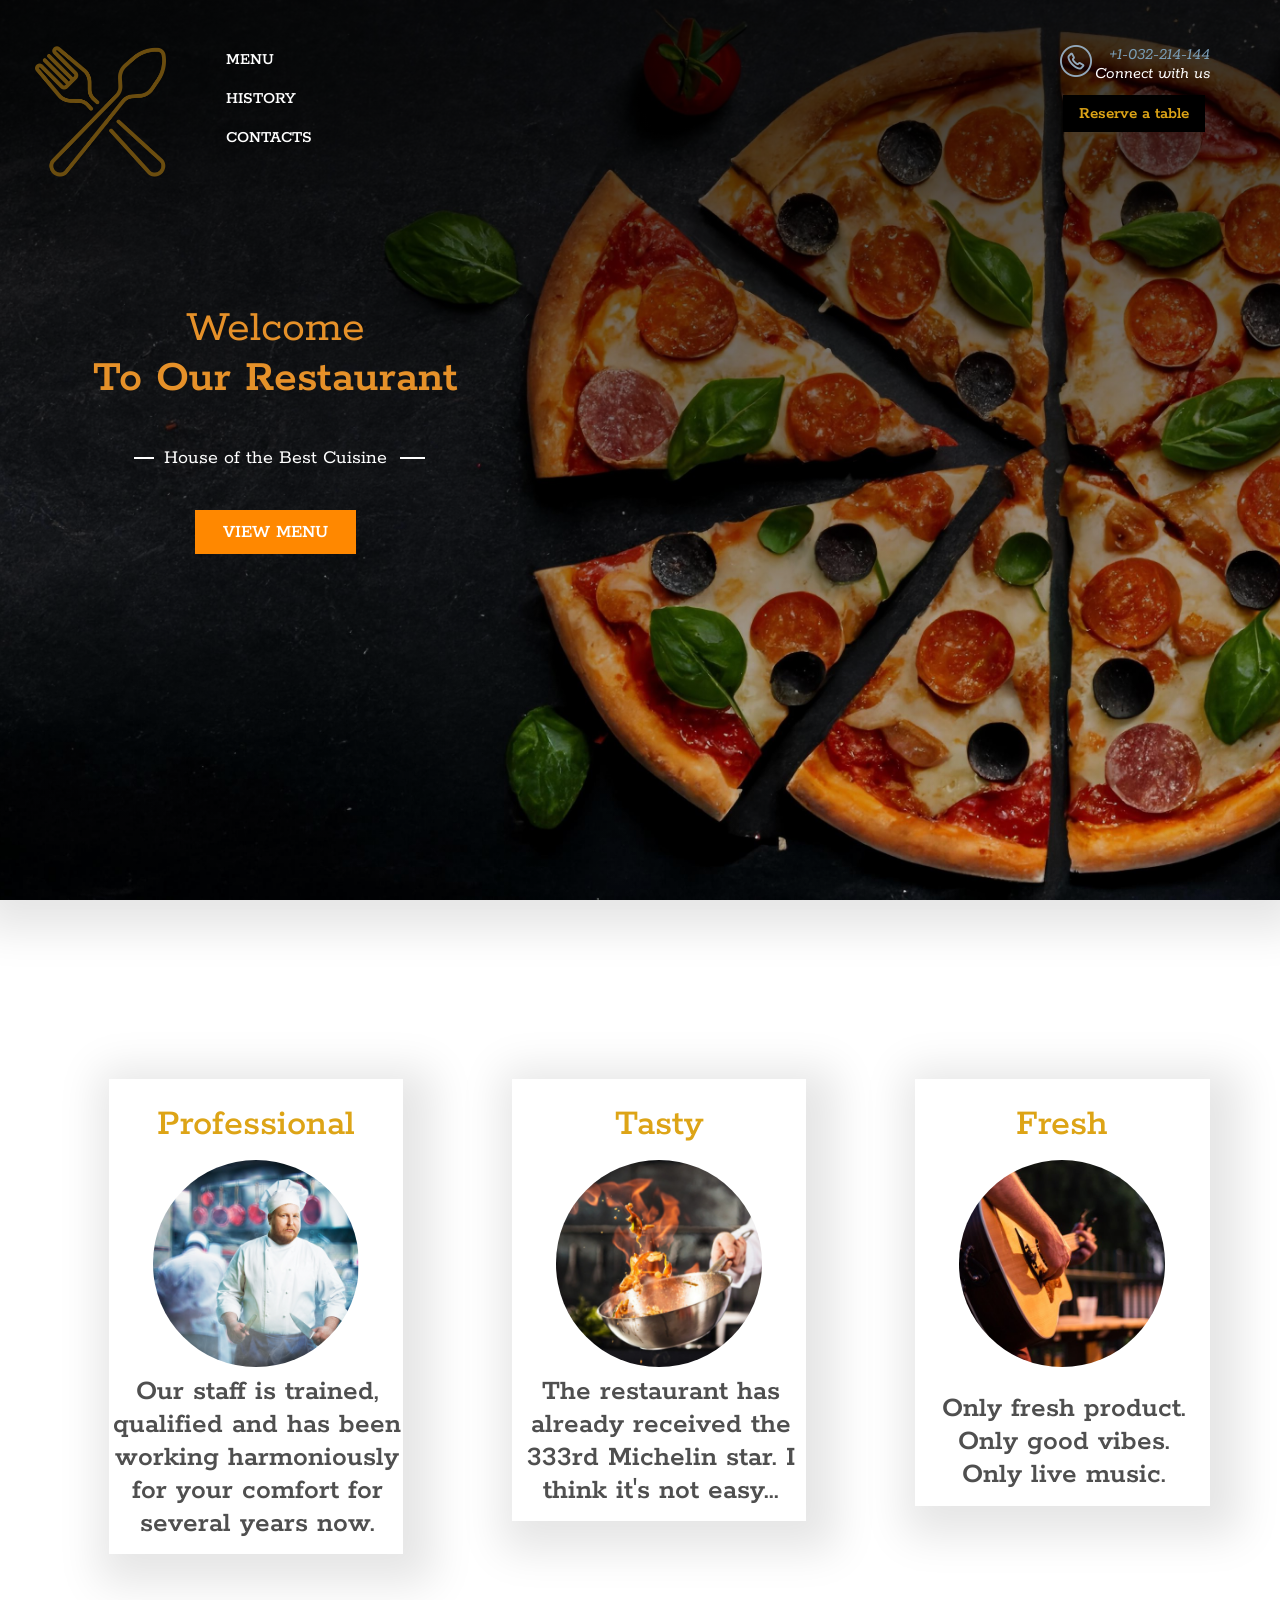
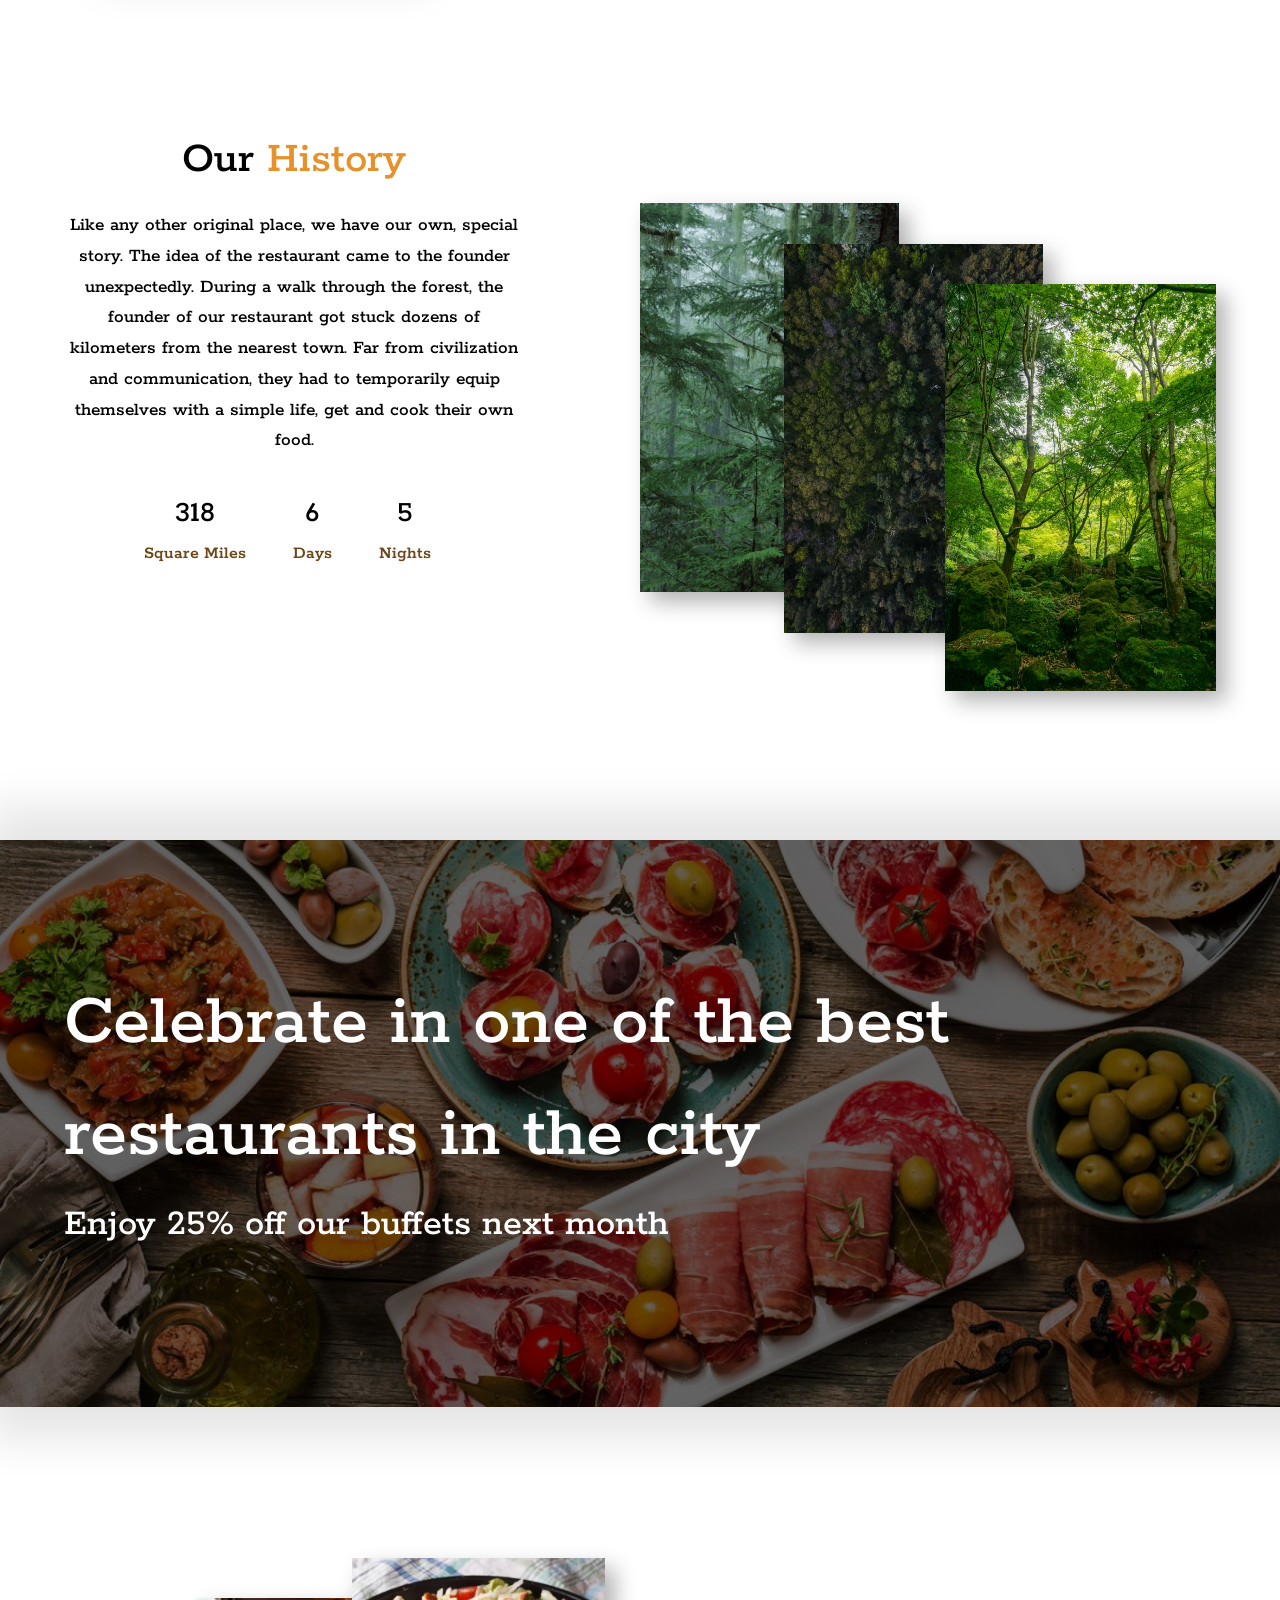
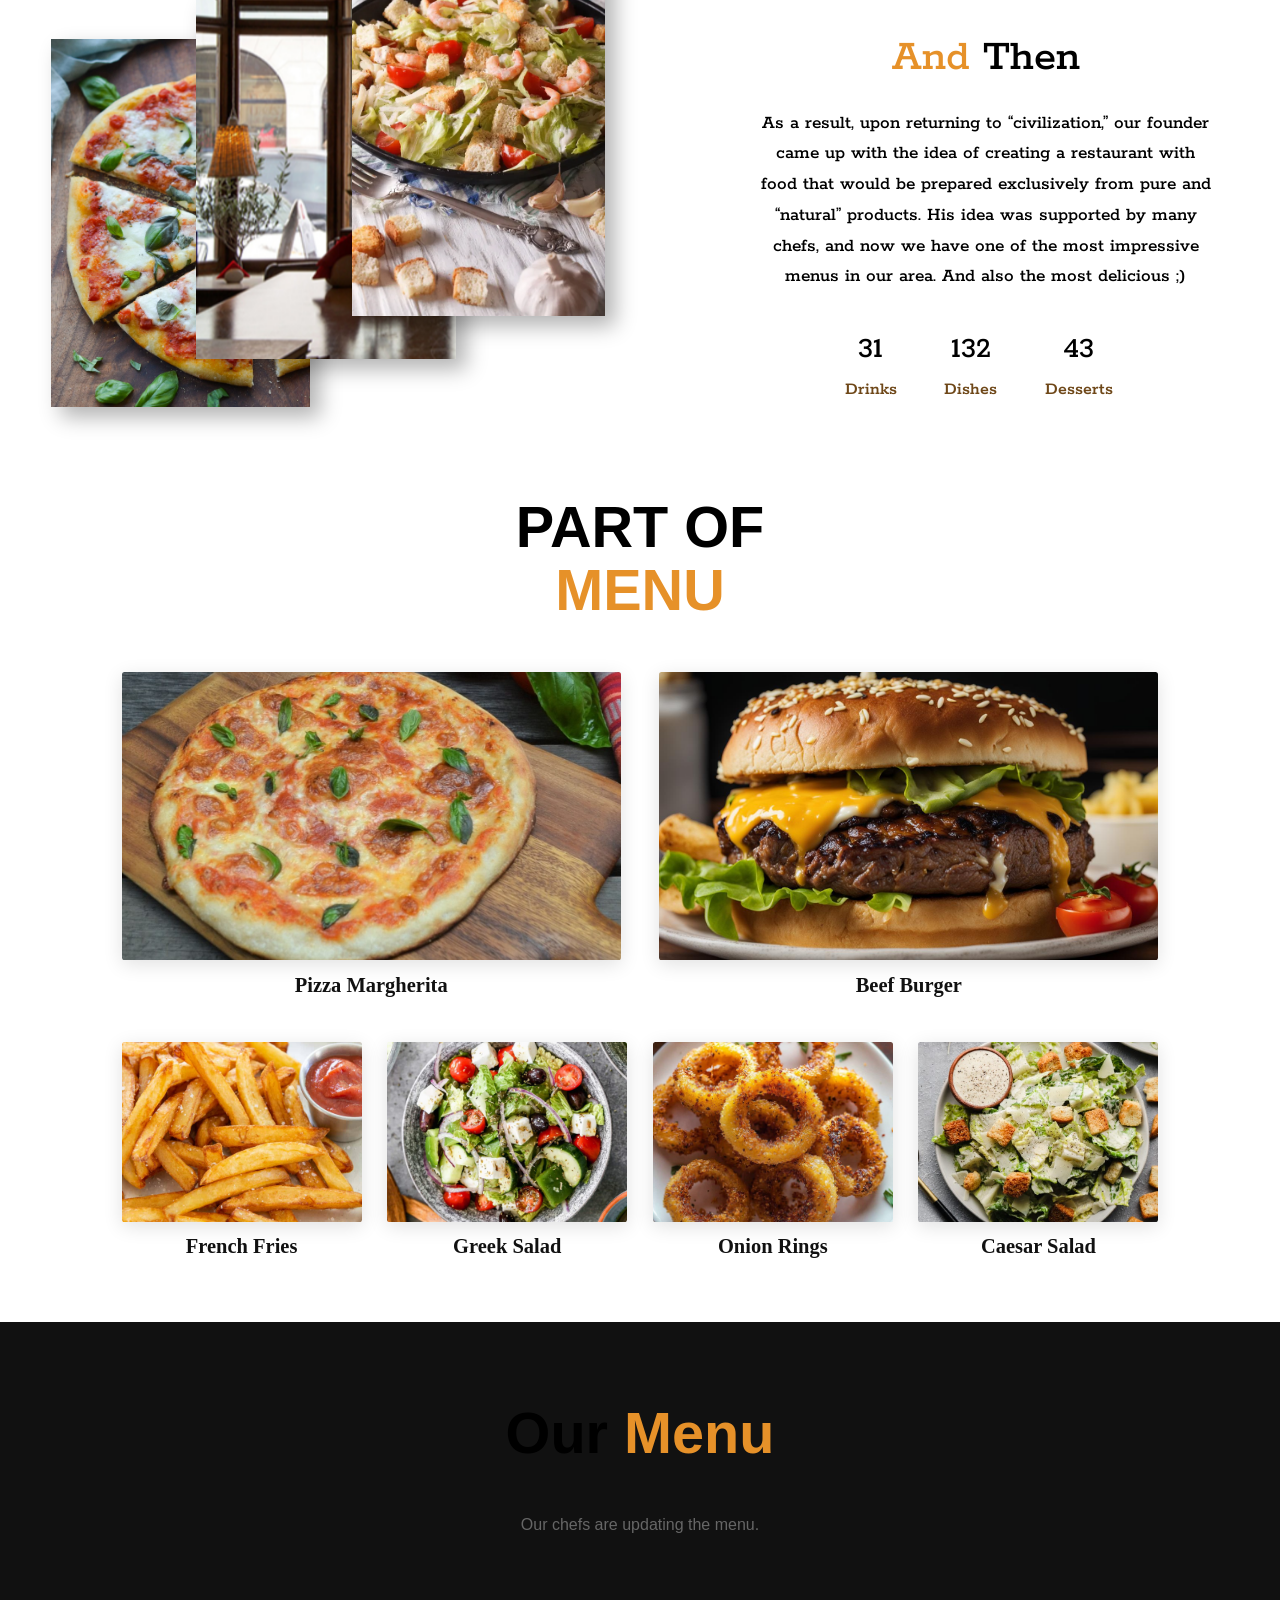
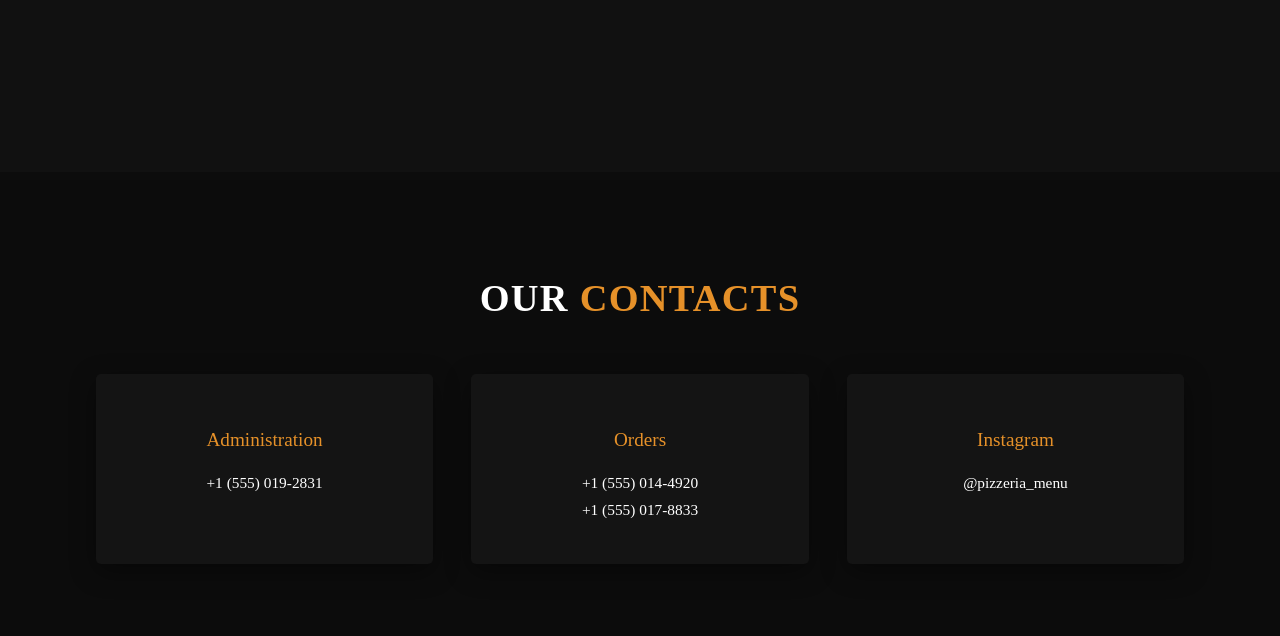
<file: frontend/index.html>
<!DOCTYPE html>
<html lang="en">
<head>
	<meta charset="UTF-8">
	<meta name="viewport" content="width=device-width, initial-scale=1.0">
	<link rel="stylesheet" href="pizzaS.css">
	<link rel="preconnect" href="https://fonts.googleapis.com">
	<link rel="preconnect" href="https://fonts.gstatic.com" crossorigin>
	<link href="https://fonts.googleapis.com/css2?family=Rokkitt:ital,wght@0,300;0,400;0,500;0,600;1,300;1,400;1,500;1,600&display=swap" rel="stylesheet">
	<title>PizzeriaSite</title>
</head>
<body>
<script>
    if (history.scrollRestoration) {
        history.scrollRestoration = 'manual';
    }

    window.addEventListener('beforeunload', function() {
        window.scrollTo(0, 0);
    });
	</script>

	<header class="header">
		
		<div class="header-line">
			
			<div class="header-logo">
				<img src="img/fork.png" alt="logo" class="header-logotype">
			</div>

			<div class="list">
				<a href="#menu" class="list-item">MENU</a>
				<a href="#history" class="list-item">HISTORY</a>
				<a href="#contacts-section" class="list-item">CONTACTS</a>
			</div>

			<div class="phone">
				<div class="phone-holder">
					<img class="phone-call" src="img/phone-call.png" alt="call">

					<a class="number" href="#">+1-032-214-144</a>

				</div>

				<div class="phone-text">Connect with us</div>

			</div>

			<div class="btn">
				<a href="" class="button">Reserve a table</a>
			</div>

		</div>

		<!-- Header-text -->

		<div class="header-down">
			
			<div class="main-title">
				
				Welcome

			</div>

			<div class="main-title2">

				To Our Restaurant

			</div>

			<div class="sub-title">

				House of the Best Cuisine

			</div>

			<div class="header-btn">

				<a href="#menu-section"" class="header-button">VIEW MENU</a>

			</div>

		</div>

	</header>

	<!-- MAIN -->

	<main>
		
		<div class="cards">
			
			<div class="card">

				<div class="card-title">
					Professional
				</div>

				<div class="card-image">
					<img class="first-card-image" src="img/ProCooker.jpg" alt="pizza-slice_img">
				</div>

				<div class="card-subtitle">
					Our staff is trained, qualified and has been working harmoniously for your comfort for several years now.		
				</div>

			</div>

			<div class="card">
				
				<div class="card-title">
					Tasty
				</div>

				<div class="card-image">
					<img class="second-card-image" src="img/ProCook.jpg" alt="Sushi_img">
				</div>

				<div class="card-subtitle">
					The restaurant has already received the 333rd Michelin star. I think it's not easy...
				</div>

			</div>

			<div class="card">

				<div class="card-title">
					Fresh
				</div>
				
				<div class="card-image">
					<img class="third-card-image" src="img/Live-Music-Guitar.jpg" alt="Khinkali.img">
				</div>

				<div class="card-subtitle">
					Only fresh product. Only good vibes.<br> Only live music.
				</div>

			</div>

		</div>

		<!-- MAIN PART 2 -->

		<div class="history" id="history">

			<div class="history-text">

				<div class="history-title-text">
					Our <span  class="part-history-title">History</span>
				</div>

				<div class="history-subtile-text">
					Like any other original place, we have our own, special story. The idea of the restaurant came to the founder unexpectedly. During a walk through the forest, the founder of our restaurant got stuck dozens of kilometers from the nearest town. Far from civilization and communication, they had to temporarily equip themselves with a simple life, get and cook their own food.
				</div>

				<div class="history-stat">

					<div class="stat">
						318 <br><span class="history-stat-text">Square Miles
						</span>
					</div>

					<div class="stat">
						6<br><span class="history-stat-text">Days
						</span>
					</div>

					<div class="stat">
						5<br><span class="history-stat-text">Nights
						</span>
					</div>

				</div>

			</div>

			<div class="history-img">

				<img class="img-pizza" src="img/forestd.jfif" alt="i">

				<img class="img-sushi" src="img/forest2.jpg" alt="m">

				<div class="rest-conteiner">

					<img class="img-rest" src="img/pForest9.jpg" alt="g">

				</div>

			</div>

		</div>

		<!-- Offer -->

		<div class="offer">
			
			<div class="offer-content">

				<div class="offer-text">

					<div class="offer-title">
						Celebrate in one of
						the best restaurants in the city
					</div>

					<div class="offer-subtitle">
						Enjoy 25% off our buffets next month
					</div>

					<div class="offer-button">

					</div>

				</div>

			</div>

		</div>

<!-- Second part of History -->

		<div class="history2">

			<div class="history-img2">

				<img class="img-pizza2" src="img/fire-pizza.jpg" alt="i">

				<img class="img-salet2" src="img/AvaS.jpg" alt="m">

				<div class="rest-conteiner">

					<img class="img-rest2" src="img/3-1.png" alt="g">

				</div>

			</div>

			<div class="hisory-text2">

				<div class="history-title-text2">
					<span  class="part-history-title2">And</span> Then
				</div>

				<div class="history-subtile-text2">
					As a result, upon returning to “civilization,” our founder came up with the idea of ​​creating a restaurant with food that would be prepared exclusively from pure and “natural” products. His idea was supported by many chefs, and now we have one of the most impressive menus in our area. And also the most delicious ;)
				</div>

				<div class="history-stat2">

					<div class="stat2">
						31 <br><span class="history-stat-text2">Drinks
						</span>
					</div>

					<div class="stat2">
						132 <br><span class="history-stat-text2">Dishes
						</span>
					</div>

					<div class="stat2">
						43 <br><span class="history-stat-text2">Desserts
						</span>
					</div>

				</div>

			</div>

		</div>

		<!-- Menu -->

<div class="menu" id="menu">

    <div class="menu-title">
        PART OF<br><span>MENU</span>
    </div>

    <div class="firstline-menu">

        <div class="first-menu-container">
            <div class="firstline-image">   
                <img src="img/pizza-margherita-1210x964.jpg" alt="Pizza Margherita">
            </div>
            <div class="firstline-info">
                <h1>Pizza Margherita</h1>
                <div class="info-text"></div>
            </div>  
        </div>

        <div class="first-menu-container">
            <div class="firstline-image">   
                <img src="img/beef-burger-recipe.jpg" alt="Beef Burger">
            </div>
            <div class="firstline-info">
                <h1>Beef Burger</h1>
                <div class="info-text"></div>
            </div>  
        </div>

    </div>

    <div class="secondline-menu">

        <div class="secondline-menu-container">
            <div class="secondline-card">
                <div class="secondline-image">  
                    <img src="img/R.jpg" alt="Dish 1">
                </div>
                <div class="secondline-info">
                    <h1>French Fries</h1>
                    <div class="info-text"></div>
                </div>
            </div>

            <div class="secondline-card">
                <div class="secondline-image">  
                    <img src="img/Greek-Salad-with-Lettuce.jpg" alt="Greek Salad">
                </div>
                <div class="secondline-info">
                    <h1>Greek Salad</h1>
                    <div class="info-text"></div>
                </div>
            </div>

            <div class="secondline-card">
                <div class="secondline-image">  
                    <img src="img/0-2-640-N-165.jpg" alt="Dish 3">
                </div>
                <div class="secondline-info">
                    <h1>Onion Rings</h1>
                    <div class="info-text"></div>
                </div>
            </div>

            <div class="secondline-card">
                <div class="secondline-image">  
                    <img src="img/vegan-caesar-salad-4-667x667.jpg" alt="Caesar Salad">
                </div>
                <div class="secondline-info">
                    <h1>Caesar Salad</h1>
                    <div class="info-text"></div>
                </div>
            </div>
        </div>

    </div>

</div>

<style href="menu2">
    .menu-section { background: #111; padding: 80px 0; min-height: 50vh; width: 100%; box-sizing: border-box; clear: both; }
    .menu-title { text-align: center; color: #fff; font-family: sans-serif; font-size: 38px; margin: 0 0 50px 0; }
    .menu-columns-container { display: flex; flex-wrap: wrap; gap: 35px; justify-content: center; max-width: 1200px; margin: 0 auto; padding: 0 20px; box-sizing: border-box; }
    
    .menu-column { flex: 1; min-width: 280px; max-width: 360px; }
    .menu-column-title { color: #e69129; font-family: sans-serif; text-align: center; border-bottom: 2px solid #e69129; padding-bottom: 12px; margin-bottom: 25px; text-transform: uppercase; letter-spacing: 1px; font-size: 20px; }
    .menu-items-stack { display: flex; flex-direction: column; gap: 20px; }
    
    .menu-card { background: #222; color: #fff; padding: 22px; border-radius: 8px; box-shadow: 0 4px 15px rgba(0,0,0,0.3); font-family: sans-serif; border: 1px solid #333; box-sizing: border-box; width: 100%; transition: transform 0.3s cubic-bezier(0.25, 1, 0.5, 1), box-shadow 0.3s, border-color 0.3s; animation: cardLoad 0.5s ease backwards; }
    .menu-card:hover { transform: translateY(-5px); box-shadow: 0 8px 25px rgba(230, 145, 41, 0.15); border-color: #e69129; }
    
    .menu-card h4 { margin: 0 0 8px 0; color: #fff; font-size: 19px; font-weight: 600; }
    .menu-card p { margin: 0 0 15px 0; color: #bbb; font-size: 13.5px; line-height: 1.5; }
    .menu-card-price { font-weight: bold; color: #e69129; font-size: 18px; text-align: right; }

    @keyframes cardLoad {
        from { opacity: 0; transform: scale(0.95) translateY(10px); }
        to { opacity: 1; transform: scale(1) translateY(0); }
    }
</style>

<section class="menu-section" id="menu-section">
    <h2 class="menu-title">
        Our <span style="color: #e69129;">Menu</span>
    </h2>

    <div id="main-menu-flex" class="menu-columns-container">
        <div class="menu-column">
            <h3 class="menu-column-title">Drinks</h3>
            <div id="menu-drinks" class="menu-items-stack"></div>
        </div>

        <div class="menu-column">
            <h3 class="menu-column-title">Main Course</h3>
            <div id="menu-main" class="menu-items-stack"></div>
        </div>

        <div class="menu-column">
            <h3 class="menu-column-title">Starters</h3>
            <div id="menu-starters" class="menu-items-stack"></div>
        </div>
    </div>

    <div id="empty-menu-msg" style="display:none; text-align:center; color:#666; font-family:sans-serif; margin-top:40px;">
        Our chefs are updating the menu.
    </div>
</section>

<script>
const API_URL = "https://firstrestaurant.onrender.com/api";

const norm = (v) => (v || "").trim().toLowerCase();

function card(d) {
    return `
        <div class="menu-card">
            <h4>${d.name || ""}</h4>
            <p>${d.description || ""}</p>
            <b>${d.price ?? ""} €</b>
        </div>
    `;
}

async function renderMenu() {
    const drinksBox = document.getElementById("menu-drinks");
    const mainBox = document.getElementById("menu-main");
    const startersBox = document.getElementById("menu-starters");
    const flex = document.getElementById("main-menu-flex");
    const empty = document.getElementById("empty-menu-msg");

    if (!drinksBox || !mainBox || !startersBox || !flex || !empty) {
        console.error("❌ Missing menu containers in HTML");
        return;
    }

    try {
        const res = await fetch(`${API_URL}/menu`);
        if (!res.ok) throw new Error("HTTP error " + res.status);

        const menu = await res.json();

        console.log("MENU:", menu);

        if (!Array.isArray(menu) || menu.length === 0) {
            flex.style.display = "none";
            empty.style.display = "block";
            return;
        }

        flex.style.display = "flex";
        empty.style.display = "none";

		const drinks = menu.filter(d => d.category === "menu-drinks");
		const main = menu.filter(d => d.category === "menu-main");
		const starters = menu.filter(d => d.category === "menu-starters");

        drinksBox.innerHTML = drinks.map(card).join("");
        mainBox.innerHTML = main.map(card).join("");
        startersBox.innerHTML = starters.map(card).join("");

    } catch (err) {
        console.error("LOAD ERROR:", err);
        flex.style.display = "none";
        empty.style.display = "block";
    }
}

window.addEventListener("load", renderMenu);
</script>

<section class="contacts-section">
    <div class="contacts-container" id="contacts-section">
        <h2 class="contacts-title">Our <span>Contacts</span></h2>
        
        <div class="contacts-content">
            <div class="contacts-card">
                <h3>Administration</h3>
                <p><a href="tel:+15550192831">+1 (555) 019-2831</a></p>
            </div>
            
            <div class="contacts-card">
                <h3>Orders</h3>
                <p><a href="tel:+15550144920">+1 (555) 014-4920</a></p>
                <p><a href="tel:+15550178833">+1 (555) 017-8833</a></p>
            </div>
            
            <div class="contacts-card">
                <h3>Instagram</h3>
                <p><a href="https://instagram.com" target="_blank" rel="noopener">@pizzeria_menu</a></p>
            </div>
        </div>
    </div>
</section>

	</body>
	</html>
</file>
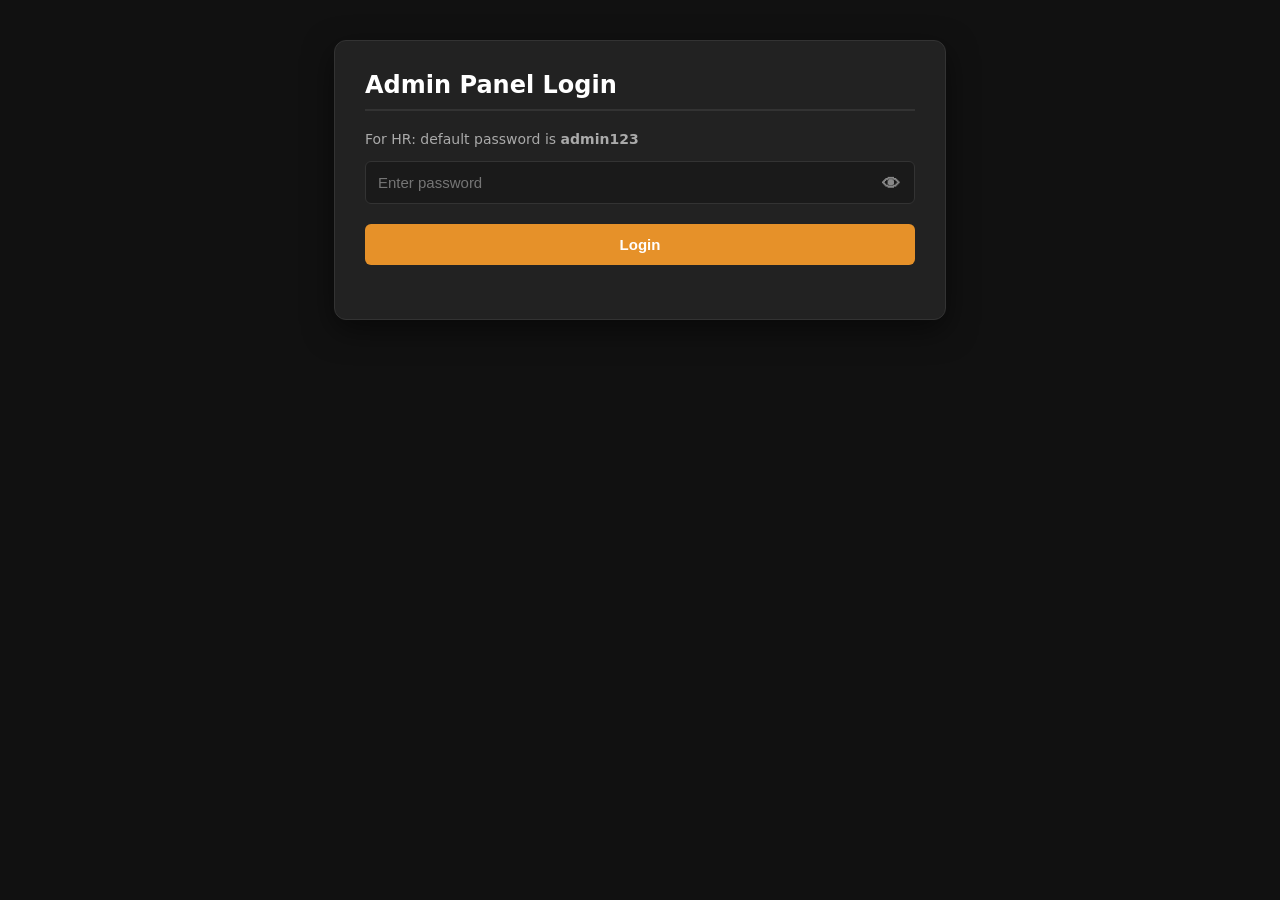
<file: frontend/admin.html>
<!DOCTYPE html>
<html lang="en">
<head>
    <meta charset="UTF-8">
    <meta name="viewport" content="width=device-width, initial-scale=1.0">
    <title>Menu Admin Panel</title>
    <style>
        :root {
            --bg-main: #111;
            --bg-card: #222;
            --primary: #e69129;
            --primary-hover: #ffaa3d;
            --danger: #992222;
            --danger-hover: #bd2d2d;
            --text-main: #fff;
            --text-muted: #aaa;
            --border: #333;
        }

        body { font-family: system-ui, -apple-system, sans-serif; background: var(--bg-main); color: var(--text-main); padding: 40px; margin: 0; }
        .box { max-width: 550px; margin: 0 auto; background: var(--bg-card); padding: 30px; border-radius: 12px; box-shadow: 0 10px 30px rgba(0,0,0,0.5); border: 1px solid var(--border); }
        h2 { margin-top: 0; font-size: 24px; border-bottom: 2px solid var(--border); padding-bottom: 10px; }

        .hidden { display: none !important; }

        label { display: block; margin: 12px 0 6px; font-size: 14px; color: var(--text-muted); font-weight: 600; }
        input, button, textarea, select { width: 100%; padding: 12px; margin-bottom: 10px; box-sizing: border-box; border-radius: 6px; border: 1px solid var(--border); background: #1a1a1a; color: #fff; font-size: 15px; }
        input:focus, select:focus, textarea:focus { outline: 2px solid var(--primary); border-color: transparent; }
        
        button { background: var(--primary); border: none; color: white; font-weight: bold; cursor: pointer; transition: background 0.2s; }
        button:hover { background: var(--primary-hover); }
        
        .btn-danger { background: var(--danger); margin-top: 5px; }
        .btn-danger:hover { background: var(--danger-hover); }
        .btn-secondary { background: #333; color: #eee; margin-top: 15px; }
        .btn-secondary:hover { background: #444; }
        
        .password-wrapper { position: relative; }
        .password-wrapper input { padding-right: 50px; }
        #toggle-password { position: absolute; right: 5px; top: 0; width: 40px; height: 47px; background: none; border: none; color: #888; font-size: 18px; cursor: pointer; }
        
        .preview-category-title { color: var(--primary); font-weight: bold; margin-top: 25px; font-size: 16px; text-transform: uppercase; letter-spacing: 1px; border-bottom: 1px dashed var(--border); padding-bottom: 5px; }
        .preview-item { display: flex; justify-content: space-between; align-items: center; border-bottom: 1px solid var(--border); padding: 12px 0; animation: fadeIn 0.3s ease; }
        .preview-details small { color: var(--text-muted); display: block; margin-top: 4px; }
        
        .delete-btn { background: none; border: none; color: #666; font-size: 22px; cursor: pointer; width: auto; margin: 0; padding: 0 10px; transition: color 0.2s; }
        .delete-btn:hover { color: #ff4444; }
        
        @keyframes fadeIn {
            from { opacity: 0; transform: translateY(5px); }
            to { opacity: 1; transform: translateY(0); }
        }
    </style>
</head>
<body>

    <div id="login-block" class="box">
        <h2>Admin Panel Login</h2>
        <p style="color: var(--text-muted); font-size: 14px;">For HR: default password is <b>admin123</b></p>
        <div class="password-wrapper">
            <input type="password" id="pass-input" placeholder="Enter password">
            <button type="button" id="toggle-password" tabindex="-1">&#128065;</button>
        </div>
        <button id="login-btn" style="margin-top: 10px;">Login</button> 
        <p id="error-msg" style="color: #ff4444; font-size: 14px; margin-top: 10px;"></p>
    </div>

    <div id="admin-panel" class="box hidden">
        <h2>Menu Management</h2>
        
        <form id="dish-form" onsubmit="event.preventDefault(); addDish();">
            <label>Category *</label>
            <select id="category">
                <option value="drinks">Drinks</option>
                <option value="main">Main Course</option>
                <option value="secondary">Starters & Sides</option>
            </select>

            <label>Dish Title *</label>
            <input type="text" id="dish-title" placeholder="your name" required>
            
            <label>Price *</label>
            <input type="text" id="dish-price" placeholder="your price" required>
            
            <label>Description</label>
            <textarea id="dish-desc" placeholder="your data" rows="3"></textarea>
            
            <button type="submit">Add to Menu</button>
        </form>
        
        <button onclick="resetToDemo()" class="btn-secondary">Reset to Large Demo (6, 8, 5)</button>
        <button onclick="clearMenu()" class="btn-danger">Clear All Menu</button>
        
        <h3>Current Menu Preview</h3>
        <div id="preview-list"></div>
    </div>

<script>
const API_URL = "https://firstrestaurant.onrender.com/api";

async function addDish() {
    const title = document.getElementById("dish-title");
    const price = document.getElementById("dish-price");
    const desc = document.getElementById("dish-desc");
    const category = document.getElementById("category");

    const cleanPrice = parseFloat(price.value);

    if (!title.value || isNaN(cleanPrice)) {
        alert("Invalid input");
        return;
    }

    const newDish = {
        name: title.value.trim(),
        price: cleanPrice,
        description: desc.value.trim(),
        category: category.value,
        image_url: ""
    };

    try {
        const res = await fetch(`${API_URL}/menu`, {
            method: "POST",
            headers: { "Content-Type": "application/json" },
            body: JSON.stringify(newDish)
        });

        if (!res.ok) throw new Error("API error");

        title.value = "";
        price.value = "";
        desc.value = "";

        await updatePreview();

    } catch (e) {
        console.error(e);
    }
}
</script>
</body>
</html>
</file>
<file: frontend/pizzaS.css>
html{   
    scroll-behavior: smooth;
}

body{
	margin: 0;
	padding: 0;
	font-family: 'Rokkitt', serif;
	font-weight: 500;
	width: 100%;
	max-width: 100%;
	overflow-x: hidden;
}


header {
    width: 100vw;
    height: 100vh; 
    min-height: 700px; 
    position: relative; 
    background: url('img/pizzzaFirst.jpg') no-repeat;
    background-size: cover; 
    background-position: center; 
    box-shadow: 0px 10px 40px 20px rgba(0, 0, 0, 0.1); 
    }

    header:after {
    content: '';
    position: absolute;
    top: 0;
    left: 0;
    right: 0;
    bottom: 0;
    background: linear-gradient(180deg, rgba(0, 0, 0, 0.8), rgba(0, 0, 0, .1));
    width: 100%;
    height: 100%; 
    z-index: 1; 
    }

  .header-line {
	position: relative;
	z-index: 3;
	color: #fff;
	padding-top: 2vw;
	display: flex;
	align-items: center;
    }

    .header-logotype{
	padding-top: 20px;
	width: 45%;
    margin-left: 130px;
    }

.list{
	margin-top: -20px;
    }

    .list-item{
	display: flex;
	width: 10%;
	font-size: 35px;
	margin: 40px 0 0 -35px;
	text-decoration: none;
	color: #fff;
	transition: 0.4s;
	margin-right: 50px;
	z-index: 3;
    }

    .list-item:hover{
	color: #DDA416;
	z-index: 3;
    }

.phone {
    position: absolute;
    right: 150px;
    top: 100px; 
    font-weight: 400;
    font-style: italic;
    font-size: 28px;
    display: flex;
    flex-direction: column;
    align-items: flex-end; 
    }


.phone-call {
    position: absolute;
    height: 55px;
    color: #9DACB9;
    left: -60px; 
    top: 0;
	z-index: 3;
    }

    .number {
    font-size: 29px;
    text-decoration: none;
    color: #7B9EB7;
	z-index: 3;
    }


    .btn {
	z-index: 3;
    position: absolute;
    right: 125px;
    top: 200px; 
    }   


    .button {
    display: inline-block;
    padding: 17px 30px;
    background-color: #000;
    text-decoration: none;
    color: #DDA416;
    font-weight: 600;
    font-size: 32px;
    transition: 0.5s;
    white-space: nowrap;
    }

    .button:hover {
    color: #000;
    background-color: #DDA416;
    border-radius: 5px;
    padding: 18px 32px;
	z-index: 3;
    }

.header-down{
	z-index: 3;
	position: relative;
	font-size: 90px;
	text-align: center;
	margin-left: 145px;
    margin-top: 320px;
	font-weight: 400;
	color: #e69129;
	width: 755px;
    }

   .main-title{
	margin-left: -13px;
    }

    .main-title2{
	margin-top: -3px;
	font-size: 95px;
	font-weight: 600;
	margin-bottom: 8px;
    }

    .sub-title{
	color: #fff;
	font-size: 40px;
	margin-bottom: 5px;
    }

    .sub-title:after{
	position: absolute;
	content: '';
	height: 2.5px;
	width: 61px;
	background-color: #fff;
	top: 236px;
	left: 75px;
    }

    .sub-title:before{
	position: absolute;
	content: '';
	height: 2.5px;
	width: 61px;
	background-color: #fff;
	top: 236px;
	left: 617px;
    }

    .header-button{
	padding: 22px 60px;
	background-color: #ff8800;
	text-decoration: none;
	color: #fff;
	font-size: 35px;
	font-weight: 500;
	transition: 0.7s;
    }

    .header-button:hover{
	background-color: #c96c02;
    }

/*MAIN  PART 1*/

.cards{
	justify-content: start;
	display: flex;
	margin-top: 14vw;
	min-width: 90%;
	margin-left: 5;
    }

    .card{
	box-shadow: 10px 10px 40px 20px #0000001A;
	z-index: 3;
	text-align: center;
	width: 22.5%;
	height: 40%;
    min-height: 40vh;
	background-color: #fff;
	font-size: 26px;
	font-weight: 600;
	margin-left: 8.5%;
    }

    .first-card-image{
	width: 70%;
	border-radius: 50%;
    }

    .second-card-image{
	width: 70%;
	border-radius: 50%;
    }

.third-card-image{
	width: 70%;
	border-radius: 50%;
	margin-bottom: 6.1%;
    }

    .card-title{
	margin: 8% 0 5%;
	font-weight: 500;
	color: #DDA416;
	font-size: 40px;
    }

    .card-subtitle{
	color: #4f4f4f;
	margin-bottom: 5%;
	font-size: 30px;
	margin-left: 1.5%;
	width: 98%;
    }


/*MAIN PART 2*/


    .history {
    width: 90%;
    max-width: 155vh;
    display: flex;
    justify-content: space-between;
    align-items: center;
    box-sizing: border-box;
    margin: 20vh auto 10vh auto;
    scroll-margin-top: 6vh;
    }

    .history-text {
    width: 40%;
    }

    .history-title-text {
    font-weight: 500;
    font-size: 3.5vw;
    margin-bottom: 25px;
    text-align: center;

    }

    .part-history-title {
    color: #e69129;
    }

    .history-subtile-text {
    font-size: 1.5vw;
    line-height: 1.6;
    margin-bottom: 40px;
    text-align: center;
    }

    .history-stat {
    display: flex;
    gap: 10%; 
    text-align: center;
    justify-content: center;
    margin-left: -3%;
    }   

    .stat {
    line-height: 1.2;
    font-size: 2.4vw;
    text-align: center;
    }

    .history-stat-text {
    color: #6e4718;
    font-size: 1.4vw;
    font-weight: 600;
}


.history-img {
    position: relative;
    width: 50%;
    height: 30vh;
    margin-top: -15vh;
    margin-bottom: 13vh;
    
    }


    .img-sushi {
    position: absolute;
    z-index: 0;
    top: 0;
    left: 0;
    width: 45%;
    box-shadow: 10px 10px 20px rgba(0, 0, 0, 0.3); 
    }

    .img-rest {
    position: absolute;
    z-index: 1;
    top: 15%;
    left: 25%;
    width: 45%;
    box-shadow: 10px 10px 20px rgba(0, 0, 0, 0.3);
    }

    .img-pizza {
    position: absolute;
    z-index: 2;
    top: 30%;
    left: 53%;
    width: 47%;
    box-shadow: 10px 10px 20px rgba(0, 0, 0, 0.3);
    }


/*Offer*/

.offer {
    margin-top: 30vh;
	box-shadow: 20px 0px 40px 33px #0000001A;
	height: 610px;
	width: 100%;
	background-image: url(img/food.jpg);
	background-size: cover;
	background-repeat: no-repeat;
	z-index: 1;
	position: relative;
	background-position: bottom;
   }

    .offer:after {
	content: '';
	top: 0;
	left: 0;
	position: absolute;
	background:  rgba(0, 0, 0, 1);
	height: 100%;
	width: 100%;
	z-index: 2;
	opacity: 0.6;

    }

    .offer-text{
	position: absolute;
	font-size: 60px;
	float: left;
	color: #fff;
	z-index: 3;
	margin-left: 5vw;
	margin-top: 8%;
    line-height: 1.5;
    }

    .offer-title {
	font-size: 160%;
    }

   .offer-subtitle {
	font-size: 115%;
	margin-top: 0.3%;
}


/* Hystory 2 */

    .history2 {
    width: 90%;
    max-width: 155vh;
    display: flex;
    justify-content: space-between;
    align-items: center;
    box-sizing: border-box;
    margin: 25vh auto 10vh auto;
}

/* Pictures 2 */

    .history-img2 {
    position: relative;
    width: 50%;
    height: 30vh;
    margin-top: -15vh;
    margin-bottom: 13vh;
    }

    .img-pizza2 {
    position: absolute;
    z-index: 0;
    top: 30%;       
    left: -1vw;        
    width: 45%; 
    box-shadow: 10px 10px 20px rgba(0, 0, 0, 0.3);
    }

    .img-rest2 {
    position: absolute;
    z-index: 1;
    top: 15%;
    left: 23%;      
    width: 45%;
    box-shadow: 10px 10px 20px rgba(0, 0, 0, 0.3);
    }

    .img-salet2 {
    position: absolute;
    z-index: 2;
    top: 0;
    left: 50%;      
    width: 42.5%;
    height:48.5vh;                 
    object-fit: cover;  
    object-position: center top;
    box-shadow: 10px 10px 20px rgba(0, 0, 0, 0.3);
}

/* TEXT Block */

.hisory-text2 {
    width: 40%;
    }

    .history-title-text2 {
    font-weight: 500;
    font-size: 3.5vw;
    margin-bottom: 25px;
    text-align: center;
    }

    .part-history-title2 {
    color: #e69129;
    }

    .history-subtile-text2 {
    font-size: 1.5vw;
    line-height: 1.6;
    margin-bottom: 40px;
    text-align: center;
    }

    .history-stat2 {
    display: flex;
    gap: 10%; 
    text-align: center;
    justify-content: center;
    margin-left: -3%;
    }

    .stat2 {
    line-height: 1.2;
    font-size: 2.4vw;
    text-align: center;
    }

    .history-stat-text2 {
    color: #6e4718;
    font-size: 1.4vw;
    font-weight: 600;
}

/*MENU*/

.menu {
    max-width: 85vw;
    margin: 5vh auto 0 auto;
    padding: 0 2vw;
    box-sizing: border-box;
    font-family: "Georgia", serif; 
    margin-bottom: 5%;
}

.menu-title {
    text-align: center;
    font-size: 4.5vw !important;
    color: #000000 !important;  
    font-weight: bold;
    line-height: 1.1;
    margin-bottom: 4vh;
}

.menu-title span {
    font-size: 100% !important; 
    color: #e69129 !important;  
}

.firstline-image img, 
.secondline-image img {
    width: 100%;
    border: none !important;
    outline: none !important;
    border-radius: 0.2vw;
    box-sizing: border-box;
    object-fit: cover;
    display: block;
    box-shadow: 0 0.5vh 1.5vw rgba(0,0,0,0.12);
}

.firstline-info h1, 
.secondline-info h1 {
    font-size: 1.6vw;            
    color: #111;
    margin: 1.5vh 0 0 0;
    font-weight: 700;            
    text-align: center;
    text-transform: none;         
}

.firstline-menu {    
    display: flex;
    justify-content: space-between;
    gap: 3vw;
    margin-bottom: 5vh;
}

.first-menu-container {
    flex: 1;
    display: flex;
    flex-direction: column;
}

.firstline-image img {
    height: 32vh;
}

.secondline-menu {
    margin-top: 3vh;
    margin-left: 0;
    margin-right: 0;
}

.secondline-menu-container {
    display: flex;
    justify-content: space-between;
    gap: 2vw;
    width: 100%;
}

.secondline-card {
    flex: 1;
    display: flex;
    flex-direction: column;
}

.secondline-image {
    width: 100%;
}

.secondline-image img {
    height: 20vh;
}

/* Main Magic */

.menu-grid {
    display: flex;
    flex-wrap: wrap;
    gap: 30px;
    justify-content: center;
    width: 90%;
    margin: 0 auto;
}

.menu-item {
    background: #222;
    color: #fff;
    padding: 20px;
    width: 250px;
    border-radius: 5px;
    box-shadow: 0 4px 10px rgba(0,0,0,0.3);
}

.menu-item h3 {
    margin: 0 0 10px 0;
    color: #e69129;
}

.menu-price {
    font-weight: bold;
    color: #ff8800;
    margin-top: 15px;
}

/* CONTACTS */

.contacts-section {
    background-color: #0c0c0c;
    padding: 8vh 4vw;
    font-family: "Georgia", serif;
}

.contacts-container {
    max-width: 85vw;
    margin: 0 auto;
}

.contacts-title {
    text-align: center;
    font-size: 3vw;
    color: #ffffff;
    font-weight: bold;
    margin-bottom: 6vh;
    text-transform: uppercase;
    letter-spacing: 0.1vw;
}

.contacts-title span {
    color: #e69129;
}

.contacts-content {
    display: flex;
    justify-content: space-between;
    gap: 3vw;
}

.contacts-card {
    flex: 1;
    text-align: center;
    background: #141414;
    padding: 4vh 2vw;
    border-radius: 0.4vw;
    box-shadow: 0 0.8vh 2vw rgba(0, 0, 0, 0.4);
}

.contacts-card h3 {
    color: #e69129;
    font-size: 1.5vw;
    margin-bottom: 2.5vh;
    font-weight: normal;
}

.contacts-card p {
    margin: 1vh 0;
}

.contacts-card a {
    color: #ffffff;
    text-decoration: none;
    font-size: 1.2vw;
    transition: color 0.2s ease;
}

.contacts-card a:hover {
    color: #e69129;
}

@media (max-width: 768px) {
    .contacts-container {
        max-width: 92vw;
    }

    .contacts-title {
        font-size: 8.5vw;
        margin-bottom: 5vh;
    }

    .contacts-content {
        flex-direction: column;
        gap: 3vh;
    }

    .contacts-card {
        padding: 5vh 4vw;
        border-radius: 1.5vw;
    }

    .contacts-card h3 {
        font-size: 5vw;
        margin-bottom: 2vh;
    }

    .contacts-card a {
        font-size: 4.5vw;
    }
}


@media screen and (max-width: 2200px) {
    .header-logotype {
        margin-left: 65px;
    }

    .header-logotype img, 
    .header-logotype svg {
        transform: scale(0.75); 
        transform-origin: left center;
    }

    .list {
        margin-top: -15px;
        gap: 25px;
    }

    .list-item {
        font-size: 24px; 
        margin-right: 25px;
        margin-top: 30px;
    }

	.phone {
		top: 70px;
        right: 110px;
        font-size: 24px;
    }

    .phone-call {
        height: 45px;
        left: -50px;
    }

    .number {
        font-size: 24px;
    }

    .btn {
		top: 140px;
        right: 120px;
    }

    .button {
        padding: 13px 22px;
        font-size: 24px;
    }

	.header-down{
	position: relative;
	font-size: 65px;
	margin-left: 60px;
    margin-top: 200px;
	width: 700px;
	}

	.main-title{
		margin-left: 0px;
	}

	.main-title2{
		margin-top: -3px;
		font-size: 65px;
		font-weight: 600;
		margin-bottom: 4px;
	}

	.sub-title {
		position: relative;
        font-size: 30px;
        display: inline-block; /* Блок сожмется строго под длину текста */
        margin: 0 auto 8px auto;
        white-space: nowrap; /* Запрещаем тексту переноситься на две строки */
    }

    .sub-title:after {
        position: absolute;
		top: 17px;
        height: 2.5px;
        width: 30px;
        left: -45px; /* Линия всегда будет на 45px левее первой буквы */
    }

        .sub-title:before {
        position: absolute;
		top: 17px;
        height: 2.5px;
        width: 30px;
        left: 340px; /* Линия всегда будет на 45px левее первой буквы */
    }

	.header-button{
		padding: 15px 40px;
		background-color: #ff8800;
		text-decoration: none;
		color: #fff;
		font-size: 25px;
		font-weight: 500;
		transition: 0.7s;
	}
}

@media screen and (max-width: 1920px) {
    .header-logotype {
        margin-left: 50px;
    }

    .header-logotype img, 
    .header-logotype svg {
        transform: scale(0.75);
        transform-origin: left center;
    }


    .list {
		margin-left: -30px;
		margin-top: 15px;
    }

    .list-item {
        font-size: 22px; 
        margin-top: 25px;
		margin-bottom: 20px;
    }

    /* Блок телефона */
    .phone {
        top: 55px;
        right: 100px;
        font-size: 21px; 
    }

    .phone-call {
        height: 38px;
        left: -45px;
    }

    .number {
        font-size: 21px;
    }

    .btn {
        top: 115px;
        right: 105px;
    }

    .button {
        padding: 12px 22px;
        font-size: 21px; 
    }

    .header-down {
        position: relative;
        margin-left: 50px;
        margin-top: 170px;
        width: 600px; 
    }

    .main-title {
        margin-left: 0px;
        font-size: 60px;
    }

    .main-title2 {
        margin-top: -3px;
        font-size: 60px; 
        font-weight: 600;
        margin-bottom: 6px;
    }

    .sub-title {
        position: relative;
        font-size: 26px;
        display: inline-block;
        margin: 0 auto 10px auto;
        white-space: nowrap;
    }

    .sub-title:after {
        position: absolute;
        content: '';
        background-color: #fff;
        top: 50%;
        transform: translateY(-50%);
        height: 2px;
        width: 25px;
        left: -38px;
    }

    .sub-title:before {
        position: absolute !important;
        content: '' !important;
        background-color: #fff !important;
        top: 50% !important;
        transform: translateY(-50%) !important;
        height: 2px !important;
        width: 25px !important;
        right: -38px !important; 
        left: auto !important;
    }

    .header-button {
        padding: 14px 35px;
        background-color: #ff8800;
        text-decoration: none;
        color: #fff;
        font-size: 23px; 
        font-weight: 500;
        transition: 0.7s;
    }  


    .cards{
        margin-top: 14vw;
        min-width: 90%;
        margin-left: 0;
    }

    .card{
	    width: 23%;
	    height: 40%;
        min-height: 40vh;
    }

    .card-title{
        font-size: 3vw;
    }
    .card-subtitle{
        font-size: 2.3vw;

    }

    /* OFFER */

    .offer {
    height: 63vh;
    }
    .offer-title {
	font-size: 125%;
    text-wrap: pretty;
    margin-top: 0vh;
    }
    .offer-text{
	margin-top: 10%;
    }
    .offer-subtitle{
    font-size: 3vw;
    }
}





@media screen and (max-width: 1550px) {
    .header-logotype {
        margin-left: 35px;
    }

    .header-logotype img, 
    .header-logotype svg {
        transform: scale(0.6);
        transform-origin: left center;
    }

    .list {
        margin-top: -5px;
        gap: 15px;
    }

    .list-item {
        font-size: 17px;
        margin-right: 15px;
        margin-top: 15px;
    }

    .phone {
        top: 45px;
        right: 70px;
        font-size: 17px;
    }

    .phone-call {
        height: 32px;
        left: -35px;
    }

    .number {
        font-size: 17px;
    }

    .btn {
        top: 95px;
        right: 75px;
    }

    .button {
        padding: 9px 16px;
        font-size: 17px;
    }

    .header-down {
        position: relative;
        margin-left: 35px;
        margin-top: 120px;
        width: 480px;
    }

    .main-title {
        margin-left: 0px;
        font-size: 46px;
    }

    .main-title2 {
        margin-top: -3px;
        font-size: 46px;
        font-weight: 600;
        margin-bottom: 5px;
    }

    .sub-title {
        position: relative;
        font-size: 20px;
        display: inline-block;
        margin: 0 auto 8px auto;
        white-space: nowrap;
    }

    .sub-title:after {
        position: absolute;
        content: '';
        background-color: #fff;
        top: 50%;
        transform: translateY(-50%);
        height: 2px;
        width: 20px;
        left: -30px;
    }

    .sub-title:before {
        position: absolute;
        content: '';
        background-color: #fff;
        top: 50%;
        transform: translateY(-50%);
        height: 2px;
        width: 20px;
        right: -30px;
    }

    .header-button {
        padding: 11px 28px;
        background-color: #ff8800;
        text-decoration: none;
        color: #fff;
        font-size: 19px;
        font-weight: 500;
        transition: 0.7s;
    }  
    .history-img {
    margin-top: 5vh;
    margin-bottom: 8vh;
    }

    .img-salet2 {     
    top: 0;
    left: 50%;      
    width: 44%;
    height:28vw;                 
    }
}


@media screen and (max-width: 1026px) {
    header {
        width: 100vw;
        height: 100vh;
        min-height: 400px;
        position: relative; 
        background: url('img/pizzzaFirst.jpg') no-repeat;
        background-position: 80% right !important;      
        background-color: #000000 !important; 
        box-shadow: 0px 10px 40px 20px rgba(0, 0, 0, 0.1); 
    }
	.header-down {
        position: relative;
        margin-left: 35px;
        margin-top: 80px;
        width: 480px;
    }
    .main-title2 {
        margin-top: -3px;
        font-size: 46px;
        font-weight: 600;
        margin-bottom: 0px;
    }

    .sub-title {
        position: relative;
        font-size: 20px;
        display: inline-block;
        white-space: nowrap;
		top: -15px;
    }

	.header-button {
    position: absolute !important;
    top: auto !important; 
    bottom: -30px !important; 
	left: 162px;
    padding: 11px 28px;
    background-color: #ff8800;
    text-decoration: none;
    color: #fff;
    font-size: 19px;
    font-weight: 500;
    transition: 0.7s;
    }
    .history {
    width: 90%;
    }
    .history-subtile-text {
    font-size: 2.3vw;
    width: 110%;
    margin-left: -5%;
    }
    .history-stat-text {
    font-size: 1.8vw;
    }
    .img-salet2 {     
    height: 28vw;   
    width: 40%;              
    }
    .hisory-text2{
    margin-top: -12vh;
    }
    .history-subtile-text2{
        font-size: 2.5vw;
    }
    .history-stat-text2{
        font-size: 2.5vw;
    }
}    

@media screen and (max-width: 768px) {
    header {
        width: 100vw;
        height: 100vh;
        min-height: 400px;
        position: relative; 
        background-size: cover !important; 
        background-position: 100% right !important;     
        background-color: #000000 !important; 
        box-shadow: 0px 10px 40px 20px rgba(0, 0, 0, 0.1); 
    }
    .history{
    margin: 16vw auto -9vh auto;
    }

    .history-img {
    margin-top: 5vh;
    margin-bottom: 0vh;
    }

    /* OFFER */

    .offer {
    height: 50vh;
    }
    .offer-title {
	font-size: 10vw;
    text-wrap: pretty;
    }
    .offer-text{
	margin-top: 12%;
    line-height: 1.2;

    }
    .offer-subtitle{
    font-size: 4.5vw;
    }

    /* history2 img */

    .img-salet2 {
    height: 30vw;           
    }

    /* history2 TEXT */

    .hisory-text2{
        margin-top: -28vh;
    }

    .history-title-text2 {
    font-size: 3.1vh;
    margin-bottom: 2vh;
    text-align: center;
    }

    .part-history-title2 {
    color: #e69129;
    }

    .history-subtile-text2 {
    font-size: 2.5vw;
    line-height: 1.6;
    margin-bottom: 40px;
    text-align: center;
    }

    .history-stat2 {
    display: flex;
    gap: 10%; 
    text-align: center;
    justify-content: center;
    margin-left: -3%;
    }

    .stat2 {
    line-height: 1.2;
    font-size: 2.8vw;
    text-align: center;
    }

    .history-stat-text2 {
    color: #6e4718;
    font-size: 2.3vw;
    font-weight: 600;
    }
    .menu {
    max-width: 85vw;
    margin: 5vh auto 0 auto;
    padding: 0 2vw;
    box-sizing: border-box;
    font-family: "Georgia", serif; 
}

.menu-title {
    text-align: center;
    font-size: 4.5vw !important;
    color: #000000 !important;  
    font-weight: bold;
    line-height: 1.1;
    margin-bottom: 4vh;
}

.menu-title span {
    font-size: 100% !important; 
    color: #e69129 !important;  
}

.firstline-image img, 
.secondline-image img {
    width: 100%;
    border: none !important;
    outline: none !important;
    border-radius: 0.2vw;
    box-sizing: border-box;
    object-fit: cover;
    display: block;
    box-shadow: 0 0.5vh 1.5vw rgba(0,0,0,0.12);
}

.firstline-info h1, 
.secondline-info h1 {
    font-size: 1.3vw;
    color: #111;
    margin: 1.5vh 0 0 0;
    font-weight: normal;
    text-align: center;
    text-transform: lowercase;       
}

.firstline-menu {    
    display: flex;
    justify-content: space-between;
    gap: 3vw;
    margin-bottom: 5vh;
}

.first-menu-container {
    flex: 1;
    display: flex;
    flex-direction: column;
}

.firstline-image img {
    height: 32vh;
}

.secondline-menu {
    margin-top: 3vh;
    margin-left: 0;
    margin-right: 0;
}

.secondline-menu-container {
    display: flex;
    justify-content: space-between;
    gap: 2vw;
    width: 100%;
}

.secondline-card {
    flex: 1;
    display: flex;
    flex-direction: column;
}

.secondline-image {
    width: 100%;
}

.secondline-image img {
    height: 20vh;
}

.menu {
    max-width: 85vw;
    margin: 5vh auto 0 auto;
    padding: 0 2vw;
    box-sizing: border-box;
    font-family: "Georgia", serif; 
}

.menu-title {
    text-align: center;
    font-size: 4.5vw !important;
    color: #000000 !important;  
    font-weight: bold;
    line-height: 1.1;
    margin-bottom: 4vh;
}

.menu-title span {
    font-size: 100% !important; 
    color: #e69129 !important;  
}

.firstline-image img, 
.secondline-image img {
    width: 100%;
    border: none !important;
    outline: none !important;
    border-radius: 0.2vw;
    box-sizing: border-box;
    object-fit: cover;
    display: block;
    box-shadow: 0 0.5vh 1.5vw rgba(0,0,0,0.12);
}

.firstline-info h1, 
    .secondline-info h1 {
        font-size: 4.5vw;    
    }

.firstline-menu {    
    display: flex;
    justify-content: space-between;
    gap: 3vw;
    margin-bottom: 5vh;
}

.first-menu-container {
    flex: 1;
    display: flex;
    flex-direction: column;
}

.firstline-image img {
    height: 32vh;
}

.secondline-menu {
    margin-top: 3vh;
    margin-left: 0;
    margin-right: 0;
}

.secondline-menu-container {
    display: flex;
    justify-content: space-between;
    gap: 2vw;
    width: 100%;
}

.secondline-card {
    flex: 1;
    display: flex;
    flex-direction: column;
}

.secondline-image {
    width: 100%;
}

.secondline-image img {
    height: 20vh;
}
}


@media screen and (max-width: 540px) {
   /* Меню поднимаем в самый верх */
    .list {
        display: flex;       
        flex-direction: row; 
        flex-wrap: nowrap;   
        position: absolute !important;
        top: 5vh !important; 
        margin-left: 1vw !important;
    }


    .header-logo{
        margin-top: 10vh !important;
        margin-left: 22vw;
        size: 15vw !important;
    }
    
    .list-item {
        margin-left: 10vw;           
        font-size: 4vw;     
        white-space: nowrap; 
    }

    .phone {     
        position: absolute !important;
        top: auto !important;        /* СБРАСЫВАЕМ привязку к верху */
        bottom: -160% !important;     /* Расстояние от низа хедера */
        left: 0% !important;
        transform: translateX(-50%) !important; /* Центрируем по горизонтали */
        font-size: 16px !important;
        white-space: nowrap !important;
        z-index: 10 !important;
    }

    .btn {
        position: absolute !important;
        top: auto !important;        /* СБРАСЫВАЕМ привязку к верху */
        bottom: -160% !important;     /* Сажаем в самый дембельский низ */
        right: 0% !important;
        transform: translateX(-50%) !important; /* Центрируем по горизонтали */
        margin: 0 !important;
        z-index: 10 !important;
    }
    
    .button {
        padding: 10px 20px !important;
        font-size: 16px !important;
    }

    .header-down {
        position: relative;
        margin-left: 5vw;
        margin-top: 7vh;
        width: 90vw;
        
    }

    .header-button {
        position: absolute !important;
        bottom: -30px !important;
        left: 27vw !important; /* уменьшите значение, если нужно сильнее влево */
    }

    .card{
	    height: 40%;
        min-height: 20vh;
        justify-content: space-around;
    }

    .card-title{
        font-size: 3.4vw;
    }
    .card-subtitle{
        font-size: 2.7vw;

    }

    /* Offer */
    .offer {
    height: 35vh;
    margin-top: 16vh;
    }
    .offer-title {
	font-size: 10vw;
    margin-left: 0;
    margin-right: 5%;
    }
    .offer-text{
	margin-top: 12%;
    line-height: 1.2;
    text-align: center;
    }
    .offer-subtitle{
    font-size: 6vw;
    margin-right: 5%;
    }
    

    /* HISTORY PART 2 */

    .history2{  
    margin-bottom: -14vh;
    }

    .history-img2 {
    height: 30vh;
    margin-top: -16vh;
    margin-bottom: 13vh;
    max-height: 25vh;
    }

    .img-pizza2 {
    top: 30%;       
    left: -1vw;        
    width: 45%; 
    }

    .img-rest2 {
    top: 15%;
    left: 23%;      
    width: 45%;
    }

    .img-salet2 {
    left: 50%;      
    width: 42.5%;
    height: 30vw;      
    }

    /*history2 TEXT Block */

    .hisory-text2 {
    width: 40%;
    margin-top: -36vh;
    }
 
}

@media screen and (max-width: 340px) {
    .phone {     
        bottom: -200% !important; 
        margin-left: 180px; 
    }

    .btn {   
        bottom: -220% !important;   
        right: 0px !important; /* Центрируем по горизонтали */
    }

  .header-button {
        position: absolute !important;
        bottom: -30px !important;
        left: 20vw !important;

    }
    .offer {
    height: 30vh;
    }
    .offer-text{
	margin-top: 15%;
    }

    .img-pizza2 {
    top: 21%;       
    left: -1vw;        
    width: 45%; 
    }

    .img-rest2 {
    top: 8%;
    left: 23%;      
    width: 45%;
    }

    .img-salet2 {     
    width: 45%;
    height: 30vw;      
    }
}
</file>
